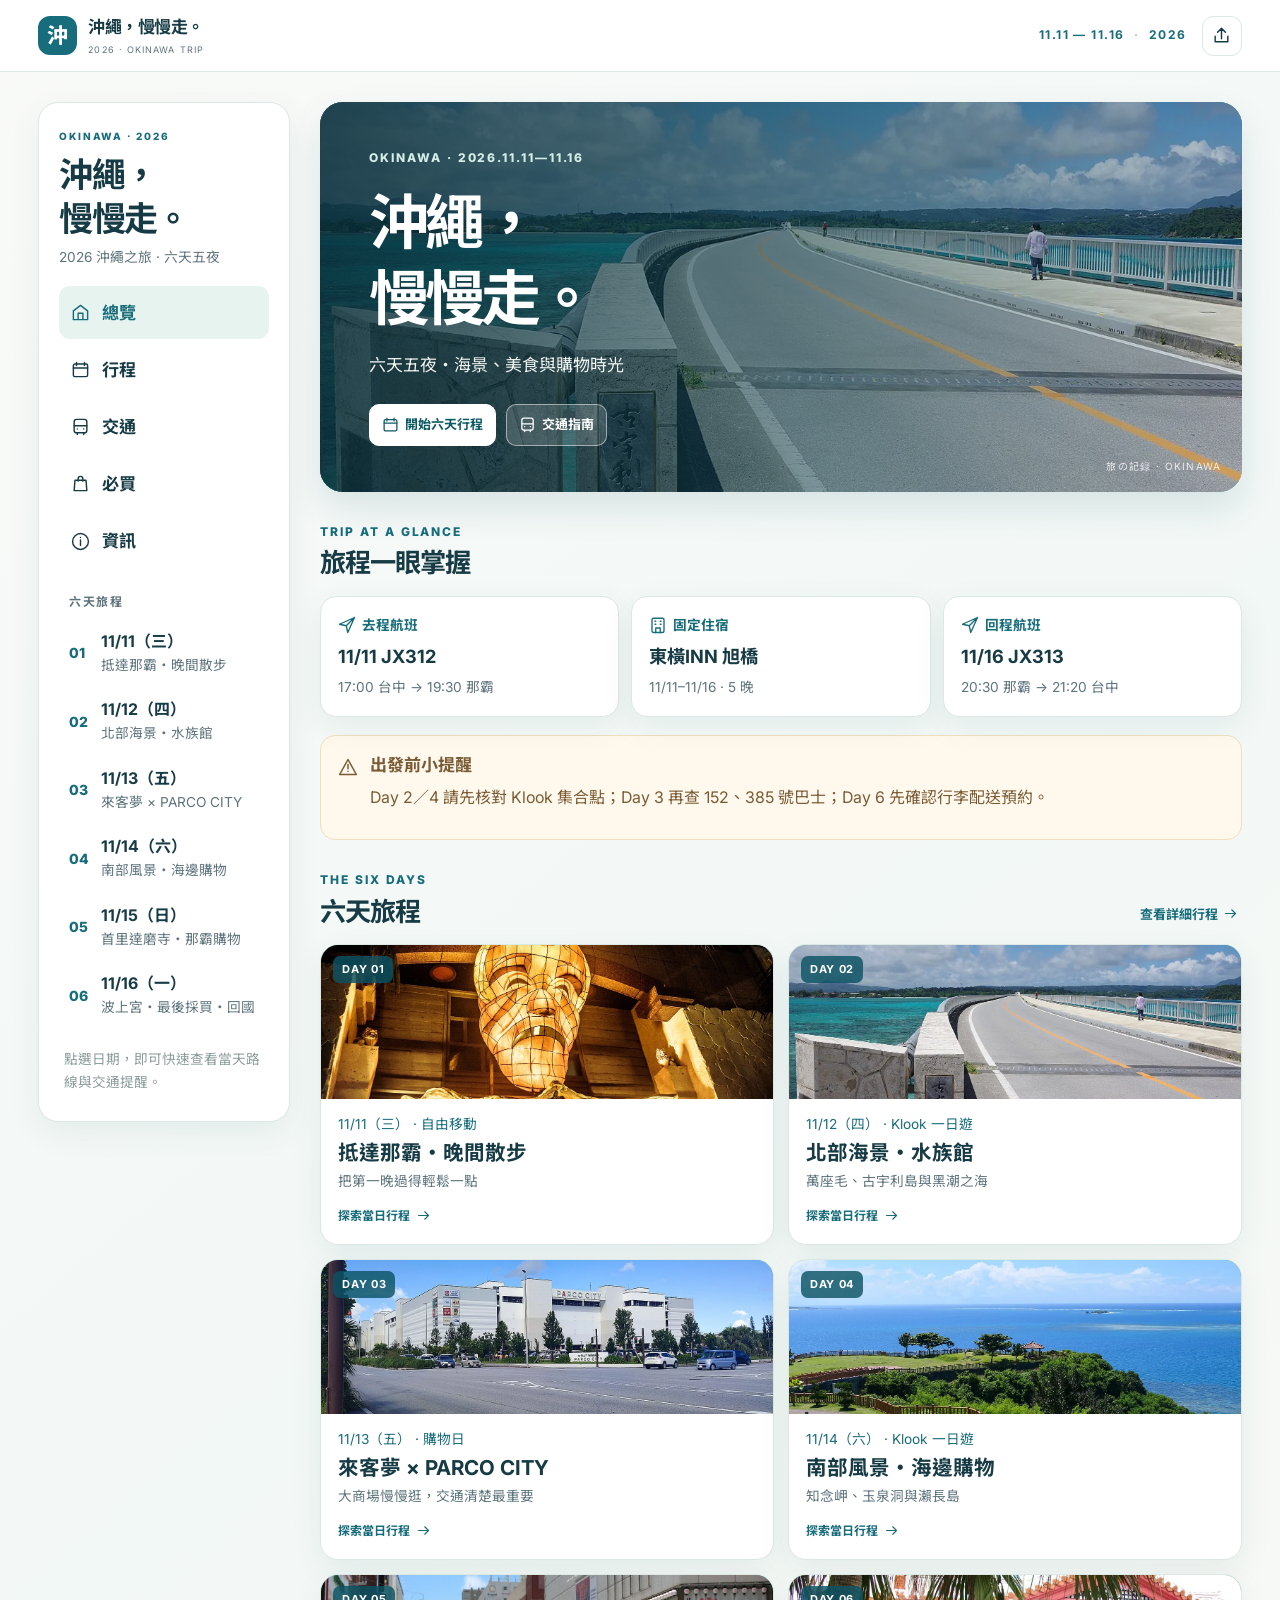
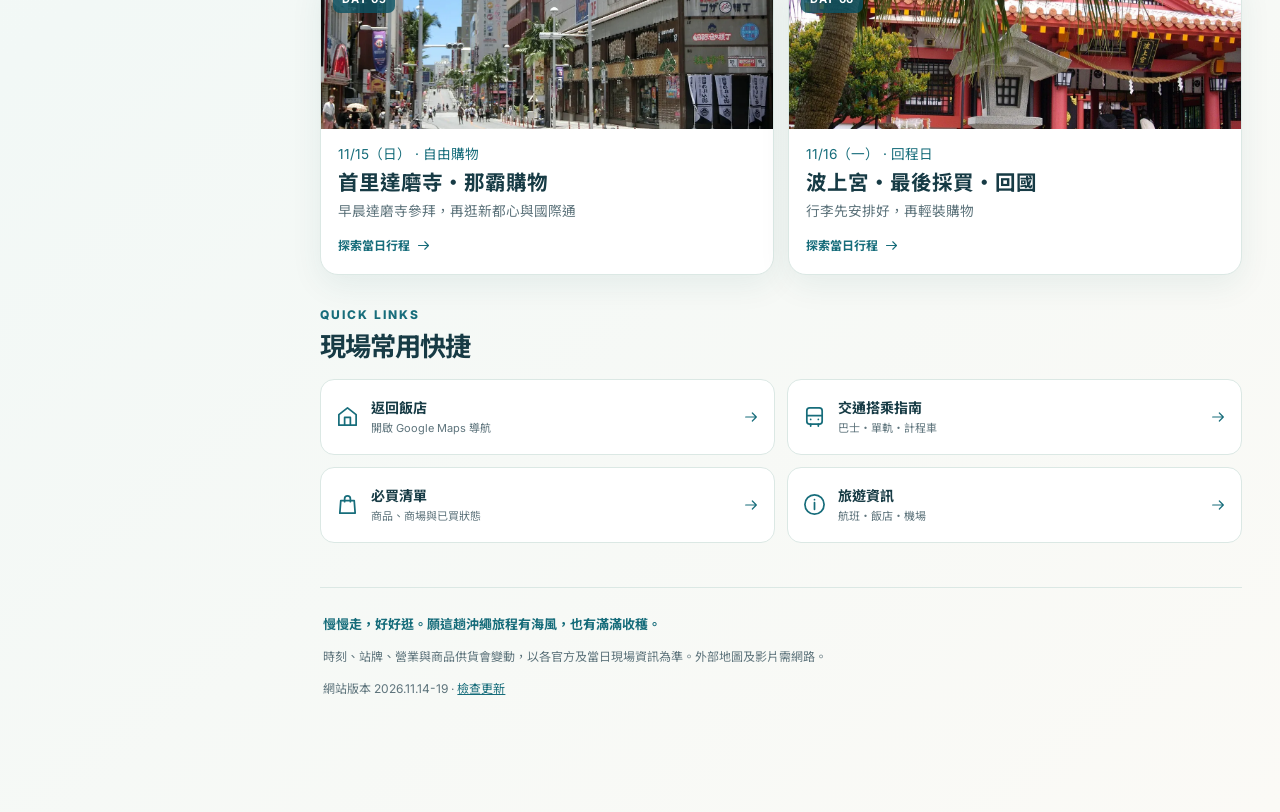
<file: index.html>
<!doctype html>
<html lang="zh-Hant"><head>
<meta charset="utf-8"><meta name="viewport" content="width=device-width, initial-scale=1, viewport-fit=cover">
<meta name="theme-color" content="#1e6673"><meta name="color-scheme" content="light">
<meta name="description" content="2026/11/11–11/16 沖繩之旅。六天行程、單軌及巴士交通、商場樓層、必買清單、航班與飯店資訊，手機一頁就能查。">
<meta name="robots" content="noindex, nofollow, noarchive">
<link rel="canonical" href="https://squallorc-dot.github.io/okinawa-trip-2026/">
<meta property="og:type" content="website"><meta property="og:locale" content="zh_TW">
<meta property="og:title" content="沖繩，慢慢走。｜2026 沖繩之旅">
<meta property="og:description" content="11/11–11/16｜六天五夜，海景、美食、購物與國際通的沖繩旅程。">
<meta property="og:url" content="https://squallorc-dot.github.io/okinawa-trip-2026/">
<meta property="og:site_name" content="沖繩，慢慢走。">
<meta property="og:image" content="https://squallorc-dot.github.io/okinawa-trip-2026/assets/okinawa-og-2026-v2.jpg">
<meta property="og:image:secure_url" content="https://squallorc-dot.github.io/okinawa-trip-2026/assets/okinawa-og-2026-v2.jpg">
<meta property="og:image:type" content="image/jpeg">
<meta property="og:image:width" content="1200">
<meta property="og:image:height" content="630">
<meta property="og:image:alt" content="沖繩，慢慢走。2026 沖繩之旅；古宇利大橋海景分享封面">
<meta name="twitter:card" content="summary_large_image">
<meta name="twitter:title" content="沖繩，慢慢走。｜2026 沖繩之旅">
<meta name="twitter:description" content="11/11–11/16｜六天五夜・海景、美食與購物時光">
<meta name="twitter:image" content="https://squallorc-dot.github.io/okinawa-trip-2026/assets/okinawa-og-2026-v2.jpg">
<title>沖繩，慢慢走。｜2026 沖繩之旅</title>
<link rel="icon" type="image/svg+xml" href="./assets/icon.svg">
<link rel="manifest" href="./manifest.webmanifest">
<link rel="stylesheet" href="./styles.css?v=20261114-19">
<script defer src="./travel-tracking.js" data-trip-id="okinawa_2026" data-gtm-id="GTM-5MK7X2XK"></script>
</head><body><div id="app"><div style="padding:15vh 20px;text-align:center;color:#1e6673;font-family:system-ui,sans-serif"><h1>沖繩，慢慢走。</h1><p>正在開啟旅遊手冊…</p></div></div>
<script type="module" src="./app.js?v=20261114-19"></script></body></html>
</file>
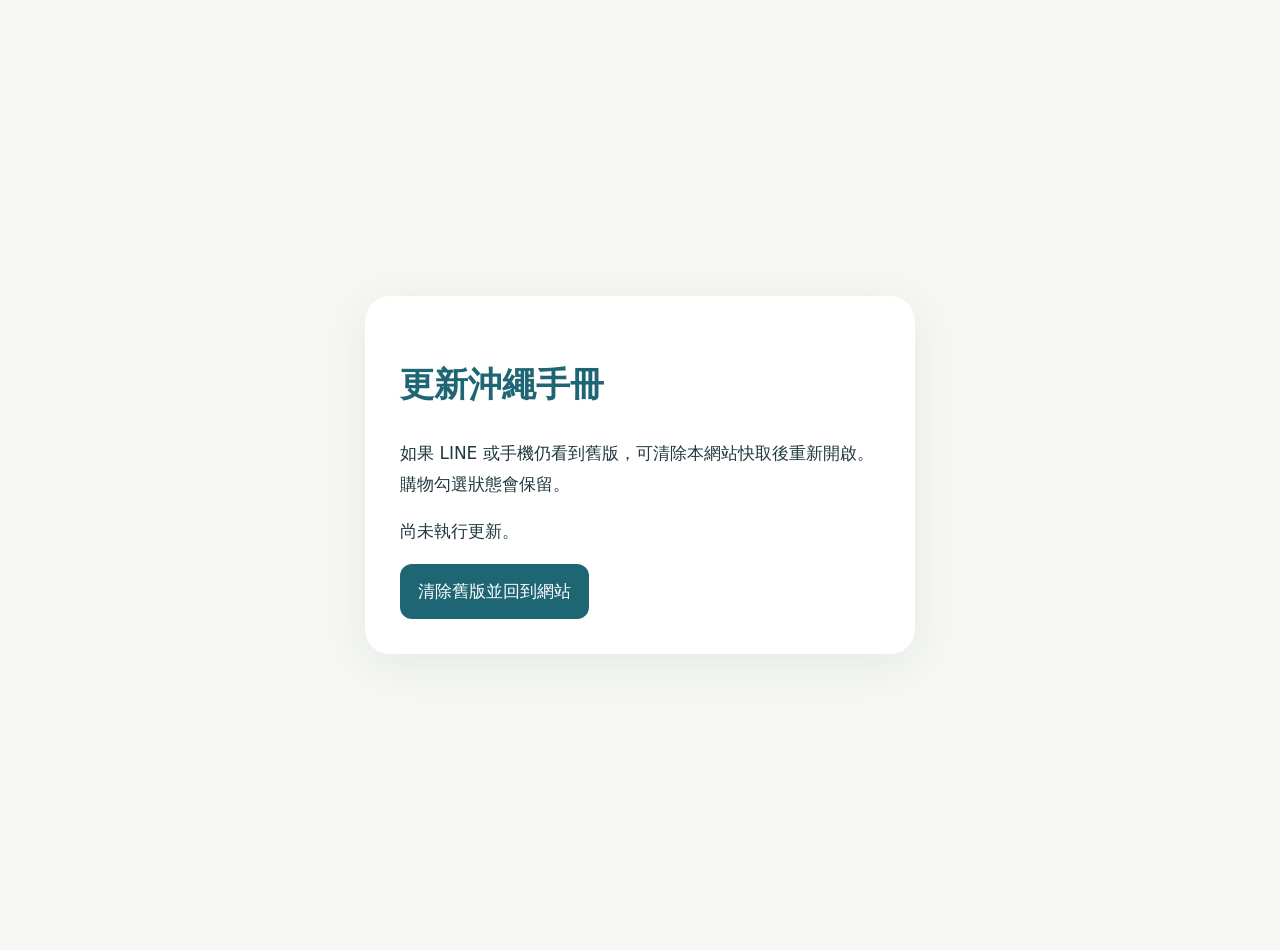
<file: refresh.html>
<!doctype html><html lang="zh-Hant"><meta charset="utf-8"><meta name="viewport" content="width=device-width,initial-scale=1"><meta name="theme-color" content="#1e6673"><title>沖繩手冊更新</title><style>body{margin:0;background:#f7f8f4;color:#203940;font:17px/1.8 system-ui,'Microsoft JhengHei',sans-serif;display:grid;min-height:100vh;place-items:center;padding:25px}main{max-width:480px;background:white;border-radius:25px;padding:35px;box-shadow:0 10px 50px #18403717}h1{color:#1e6673}button{font:inherit;border:0;background:#1e6673;color:white;border-radius:12px;padding:12px 18px;cursor:pointer}</style><main><h1>更新沖繩手冊</h1><p>如果 LINE 或手機仍看到舊版，可清除本網站快取後重新開啟。購物勾選狀態會保留。</p><p id="status">尚未執行更新。</p><button id="refresh">清除舊版並回到網站</button></main><script>document.getElementById('refresh').onclick=async()=>{let x=document.getElementById('status');x.textContent='正在更新…';try{if('serviceWorker' in navigator){const regs=await navigator.serviceWorker.getRegistrations();for(const r of regs){if(r.scope.includes('/okinawa-trip-2026/'))await r.unregister();}}if('caches' in window){for(const name of await caches.keys()){if(name.startsWith('okinawa-trip-'))await caches.delete(name);}}x.textContent='已清除網站舊版快取，購物紀錄不受影響。';location.replace('./?update='+Date.now());}catch(e){x.textContent='更新未完全成功，請重新整理頁面。';}};</script></html>
</file>
<file: styles.css>
@import url("https://fonts.googleapis.com/css2?family=Inter:wght@400;500;600;700;800&family=Noto+Sans+TC:wght@400;500;600;700;800&display=swap");
:root{--bg:#f7f9f7;--paper:#fff;--ink:#173b45;--muted:#5e747c;--border:#dbe8e4;--ocean:#176d7b;--ocean-deep:#0b4c5b;--seafoam:#e7f3ee;--sand:#fbf1e4;--warm:#b87a56;--shadow:0 10px 32px rgba(15,75,85,.075);--rounded:18px}
*{box-sizing:border-box}html{scroll-behavior:smooth;scroll-padding-top:86px}body{margin:0;background:linear-gradient(140deg,#f9faf8,#f2f8f6 48%,#fbfaf6);color:var(--ink);font:400 16px/1.68 "Noto Sans TC","Microsoft JhengHei",system-ui,sans-serif;-webkit-font-smoothing:antialiased}button,input,select,textarea{font:inherit}button{cursor:pointer}a{color:inherit;text-decoration:none}a:hover{color:var(--ocean)}button:focus-visible,a:focus-visible,input:focus-visible,select:focus-visible,summary:focus-visible{outline:3px solid #e9a15f;outline-offset:3px}img{max-width:100%;display:block}.ico{display:inline-block;vertical-align:middle;flex-shrink:0}svg{overflow:visible}p{margin:0 0 12px}.eyebrow{display:block;color:var(--ocean);font-size:11px;letter-spacing:.16em;font-weight:800;text-transform:uppercase}.jp{color:var(--muted);font-size:12px}.muted{color:var(--muted);font-size:13px}
.topbar{height:72px;position:sticky;top:0;z-index:35;padding:0 clamp(16px,3vw,46px);background:rgba(255,255,255,.97);border-bottom:1px solid var(--border);display:flex;align-items:center;justify-content:space-between;gap:14px;backdrop-filter:blur(15px)}.identity{display:flex;gap:11px;align-items:center;min-width:0}.identity .mark{width:39px;height:39px;border-radius:12px;flex-shrink:0;display:grid;place-items:center;background:var(--ocean);color:#fff;font-size:21px;font-weight:800}.identity b{font-size:17px;letter-spacing:-.03em;white-space:nowrap}.identity small{display:block;font-size:9px;letter-spacing:.12em;color:var(--muted)}.header-actions{display:flex;align-items:center;gap:15px}.top-date{color:var(--ocean);font-weight:700;letter-spacing:.12em;font-size:12px;white-space:nowrap}.top-date span{margin:0 5px;color:#b0c3bd}.icon-button{width:40px;height:40px;display:grid;place-items:center;background:white;border:1px solid var(--border);border-radius:11px;color:var(--ink)}.icon-button:hover{background:var(--seafoam)}.shell{max-width:1440px;margin:0 auto;display:grid;grid-template-columns:232px minmax(0,1fr);gap:30px;padding:28px clamp(18px,4vw,58px) 60px}.side{position:sticky;top:96px;align-self:start;border:1px solid var(--border);border-radius:21px;background:white;padding:23px 17px;max-height:calc(100dvh - 112px);overflow-y:auto;box-shadow:var(--shadow)}.side-kicker{color:var(--ocean);font-weight:800;letter-spacing:.18em;font-size:10px}.side h2{font-size:31px;line-height:1.28;margin:8px 0 6px;letter-spacing:-.055em}.side>p{color:var(--muted);font-size:12px;margin-bottom:17px}.side h3{font-size:11px;letter-spacing:.12em;color:var(--muted);margin:24px 10px 9px}.side-nav,.side-days{display:grid;gap:4px}.side button{display:flex;align-items:center;gap:12px;border:0;background:none;color:var(--ink);width:100%;padding:11px;border-radius:11px;text-align:left;font-size:14px;font-weight:700;min-height:42px}.side button:hover,.side button.active{background:var(--seafoam);color:var(--ocean)}.side-days button{padding:9px;gap:7px}.side-days button .daynum{font-weight:800;color:var(--ocean);width:25px;flex:none}.side-days button span:last-child{min-width:0}.side-days button b{display:block;font-size:12px}.side-days button small{display:block;font-weight:400;color:var(--muted);font-size:11px;line-height:1.4}.side>small{display:block;color:#8b9d9a;margin:20px 5px 3px;font-size:11px}main{min-width:0;max-width:1000px;width:100%}.bottom-nav{display:none}
.button{display:inline-flex;align-items:center;justify-content:center;gap:6px;border:1px solid var(--ocean);border-radius:10px;background:var(--ocean);color:#fff;padding:9px 12px;min-height:42px;font-size:13px;line-height:1.35;font-weight:700;text-align:center;cursor:pointer;white-space:normal}.button:hover{color:#fff;background:var(--ocean-deep);border-color:var(--ocean-deep)}.button.outline{color:var(--ocean);background:#fff;border-color:#c3dcd5}.button.outline:hover{background:var(--seafoam)}.button.ghost{border-color:transparent;background:transparent;color:var(--ocean)}.button.ghost:hover{background:var(--seafoam)}.text-link,.place-link,.section-link,.source-link{color:var(--ocean);font-size:13px;font-weight:700}.place-link,.section-link{display:inline-flex;align-items:center;gap:5px}.section-link{border:0;background:none;padding:4px;cursor:pointer}.section-title{display:flex;align-items:end;justify-content:space-between;gap:12px;margin:30px 0 15px}.section-title h2{font-size:23px;letter-spacing:-.04em;line-height:1.35;margin:3px 0 0}.foot{margin:44px 0 10px;border-top:1px solid var(--border);padding:25px 3px;color:var(--muted)}.foot p{font-size:12px}.foot p:first-child{color:var(--ocean);font-weight:700;font-size:13px}.foot a{color:var(--ocean);text-decoration:underline}
.overview-hero,.hero-photographic{isolation:isolate;position:relative;background:linear-gradient(125deg,#0b5565,#7ebdb2);border-radius:23px;overflow:hidden;color:white;box-shadow:0 17px 36px #12596520}.overview-hero{min-height:390px;display:flex;align-items:center}.overview-photo,.hero-photo{position:absolute;inset:0;z-index:0;background:linear-gradient(125deg,#0b5565,#76aeb1)}.overview-photo img,.hero-photo img{height:100%;width:100%;object-fit:cover;object-position:var(--focal,center 52%)}.overview-photo:after,.hero-photo:after{content:"";position:absolute;inset:0;background:linear-gradient(90deg,rgba(5,44,54,.82),rgba(5,57,67,.48) 55%,rgba(3,53,60,.12))}.overview-head{position:relative;z-index:2;padding:43px 49px;width:min(87%,650px)}.overview-head .eyebrow,.hero-copy .eyebrow{color:#d2eee5}.overview-head h1{font-size:clamp(36px,5.4vw,60px);letter-spacing:-.07em;line-height:1.27;margin:15px 0}.overview-head>p{color:#f2f6f3;font-size:17px}.overview-hero-buttons{display:flex;gap:10px;flex-wrap:wrap;margin-top:24px}.primary-on-dark{color:#0e5b66;background:#fff;border-color:#fff}.primary-on-dark:hover{color:#0b4c5b;background:#e8f4ed;border-color:#e8f4ed}.light-on-dark{color:#fff;background:#ffffff27;border-color:#ffffff80}.light-on-dark:hover{color:#fff;background:#ffffff47;border-color:#ffffffb0}.hero-corner{position:absolute;right:20px;bottom:17px;color:#ffffffcf;font-size:10px;letter-spacing:.13em;z-index:3}.overview-quick{display:grid;grid-template-columns:repeat(3,minmax(0,1fr));gap:12px}.overview-quick-item{background:#fff;border:1px solid var(--border);border-radius:16px;padding:17px;display:grid;gap:4px;box-shadow:var(--shadow)}.overview-quick-item>span{font-size:11px;color:var(--ocean);font-weight:700;display:flex;align-items:center;gap:6px}.overview-quick-item>strong{font-size:17px}.overview-quick-item>small{font-size:12px;color:var(--muted)}.overview-alert{margin:18px 0 26px;border-radius:15px;background:#fff8ed;border:1px solid #f1dfbd;padding:15px 17px;display:flex;gap:12px;color:#795b34}.overview-alert strong,.overview-alert span{display:block}.overview-alert span{font-size:13px;margin-top:3px}.overview-day-grid{display:grid;grid-template-columns:repeat(2,minmax(0,1fr));gap:14px}.overview-day-card{display:block;overflow:hidden;background:white;border:1px solid var(--border);border-radius:18px;padding:0;text-align:left;color:var(--ink);box-shadow:var(--shadow);min-width:0;transition:transform .2s,box-shadow .2s}.overview-day-card:hover{transform:translateY(-3px);box-shadow:0 16px 36px #105a691a}.overview-day-image{height:154px;background:linear-gradient(135deg,#a6d3c8,#337b85);display:block;position:relative;overflow:hidden}.overview-day-img{height:100%;width:100%;object-fit:cover;object-position:var(--focal,center 53%)}.overview-number{position:absolute;top:11px;left:12px;background:#0c5364cf;color:white;border-radius:7px;padding:4px 9px;font-size:11px;letter-spacing:.06em;font-weight:700}.overview-day-body{display:grid;padding:15px 17px 18px;gap:2px}.overview-day-body>small{color:var(--ocean);font-size:11px}.overview-day-body strong{font-size:18px;line-height:1.45}.overview-day-body em{font-style:normal;font-size:12px;color:var(--muted);min-height:25px}.overview-day-more{color:var(--ocean);font-size:12px;font-weight:700;display:inline-flex;align-items:center;gap:6px;margin-top:8px}.shortcut-grid{display:grid;grid-template-columns:repeat(2,minmax(0,1fr));gap:12px}.shortcut-grid>a,.shortcut-grid>button{display:flex;align-items:center;gap:12px;min-height:76px;border:1px solid var(--border);background:white;border-radius:14px;padding:15px;color:var(--ocean);text-align:left}.shortcut-grid>a:hover,.shortcut-grid>button:hover{background:var(--seafoam)}.shortcut-grid> :is(a,button)>span{display:grid;flex:1;min-width:0}.shortcut-grid b{color:var(--ink);font-size:14px}.shortcut-grid small{font-size:11px;color:var(--muted)}
.hero-day-1{--focal:center 50%}.hero-day-2{--focal:center 47%}.hero-day-3{--focal:center 54%}.hero-day-4{--focal:center 45%}.hero-day-5{--focal:center 55%}.hero-day-6{--focal:center 38%}.overview-day-card:nth-child(1){--focal:center 53%}.overview-day-card:nth-child(2){--focal:center 47%}.overview-day-card:nth-child(3){--focal:center 54%}.overview-day-card:nth-child(4){--focal:center 45%}.overview-day-card:nth-child(5){--focal:center 53%}.overview-day-card:nth-child(6){--focal:center 37%}
.day-tabs{display:flex;gap:8px;overflow-x:auto;padding:3px 2px 12px;scrollbar-width:thin;scroll-snap-type:x mandatory}.day-tabs button{min-width:91px;flex:1;scroll-snap-align:start;border:1px solid var(--border);border-radius:12px;background:#fff;color:var(--muted);padding:9px 5px;display:grid;line-height:1.3;text-align:center;gap:2px}.day-tabs button span{font-size:11px}.day-tabs button strong{font-size:16px;color:var(--ink)}.day-tabs button.active{background:var(--ocean);border-color:var(--ocean);color:#e4f8f3}.day-tabs button.active strong{color:white}.hero-photographic{height:300px;min-height:0;display:flex;align-items:center;margin:8px 0 15px}.hero-photographic .visual{display:none}.hero-copy{position:relative;z-index:3;padding:31px 37px;width:min(85%,720px)}.hero-copy h1{font-size:clamp(27px,3.5vw,37px);letter-spacing:-.045em;line-height:1.34;margin:10px 0}.hero-copy p{font-size:15px;color:#f1f7f6}.hero-tags{display:flex;flex-wrap:wrap;gap:6px;margin-top:15px}.hero-tags span{display:flex;align-items:center;gap:5px;background:#ffffff26;color:white;border:1px solid #ffffff34;border-radius:100px;padding:4px 10px;font-size:11px}.day-subheading{display:flex;align-items:center;flex-wrap:wrap;gap:10px 17px;margin:5px 2px 15px;color:var(--muted);font-size:12px}.day-subheading>span{display:flex;align-items:center;gap:5px}.day-essentials{display:flex;align-items:center;gap:13px;background:var(--seafoam);border:1px solid #d1e7df;border-radius:14px;padding:13px 15px;margin-bottom:13px}.day-essentials-mark{width:40px;height:40px;border-radius:11px;display:grid;place-items:center;flex-shrink:0;background:var(--ocean);color:white}.day-essentials>div:nth-child(2){display:grid;gap:2px;flex:1;min-width:0}.day-essentials>div:nth-child(2) span{font-size:10px;color:var(--ocean);letter-spacing:.1em;font-weight:700}.day-essentials>div:nth-child(2) strong{font-size:13px;line-height:1.5}.essentials-action{display:inline-flex;align-items:center;gap:4px;border-radius:9px;background:#fff;border:1px solid #bddbd1;color:var(--ocean);font-size:12px;font-weight:700;padding:7px 9px;white-space:nowrap}
.timeline{display:grid;gap:12px}.timeline-item{display:grid;grid-template-columns:32px minmax(0,1fr);gap:9px;min-width:0}.timeline-rail{position:relative;display:flex;justify-content:center}.timeline-rail:before{content:"";position:absolute;width:2px;top:30px;bottom:-14px;background:var(--border)}.timeline-item:last-child .timeline-rail:before{display:none}.timeline-rail>span{position:relative;z-index:1;display:grid;place-items:center;width:31px;height:31px;background:var(--seafoam);border:1px solid #cfdfd9;border-radius:50%;color:var(--ocean)}.event{border:1px solid var(--border);border-radius:15px;background:#fff;box-shadow:0 5px 18px #0d54650a;overflow:hidden;min-width:0}.event.has-event-photo{display:grid;grid-template-columns:186px minmax(0,1fr)}.event-photo{position:relative;height:100%;min-height:172px;background:linear-gradient(140deg,#beddd5,#78afb1);overflow:hidden}.event-image{height:100%;width:100%;object-fit:cover}.event-photo.image-failed .photo-label{display:none}.photo-label{position:absolute;left:9px;bottom:9px;background:#0c4d5ccf;color:white;border-radius:6px;font-size:10px;padding:4px 8px}.event-body{padding:15px 18px}.event-top{display:flex;align-items:center;justify-content:space-between;gap:9px}.event-top time{color:var(--ocean);font-size:13px;font-weight:800;font-variant-numeric:tabular-nums}.event-kind{color:var(--muted);font-size:10px;background:#f2f7f5;border-radius:8px;padding:3px 7px;white-space:nowrap}.event h3{font-size:17px;line-height:1.5;margin:7px 0 5px}.event p{color:var(--muted);font-size:13px;line-height:1.7;margin:0}.event-place{margin:8px 0 0}.event-actions{display:flex;gap:6px;flex-wrap:wrap;margin-top:12px}.event-actions .button{min-height:36px;font-size:12px;padding:7px 9px}.trip-note{border:1px solid #ecd8b9;border-radius:14px;background:#fff9ef;display:flex;align-items:start;gap:12px;color:#89633a;padding:15px 16px;margin:22px 0}.trip-note p{font-size:12px;color:#876b4d;margin:3px 0 0}
.shop-grid{display:grid;grid-template-columns:repeat(3,minmax(0,1fr));gap:11px}.mini-shop{background:white;border:1px solid var(--border);border-radius:15px;overflow:hidden;display:flex;flex-direction:column;min-width:0}.shop-photo{aspect-ratio:4/3;max-height:152px;background:linear-gradient(135deg,#c6e2da,#8fb6b6);overflow:hidden}.shop-image{width:100%;height:100%;object-fit:cover}.mini-shop-inner{display:grid;gap:5px;grid-template-rows:auto 1fr;flex:1;padding:14px}.mini-shop-inner span{color:var(--ocean);font-size:11px;font-weight:700}.mini-shop-inner h3{font-size:15px;line-height:1.5;margin:3px 0}.mini-shop-inner p{font-size:12px;color:var(--muted);line-height:1.6}.mini-shop-inner button{align-self:end;justify-self:start;border:0;background:none;color:var(--ocean);font-size:12px;font-weight:700;padding:5px 0}
.page-heading{padding:8px 0 12px;margin-bottom:16px}.page-heading h1{font-size:clamp(27px,3.5vw,37px);letter-spacing:-.05em;margin:5px 0}.page-heading p{font-size:14px;color:var(--muted);max-width:720px}.travel-home{background:var(--seafoam);border:1px solid #cbe3da;border-radius:14px;padding:16px;display:flex;align-items:center;justify-content:space-between;gap:14px}.travel-home>div{display:flex;align-items:center;gap:10px}.travel-home>div>svg{color:var(--ocean)}.travel-home b,.travel-home span{display:block}.travel-home span{color:var(--muted);font-size:11px}.transport-legend{display:flex;gap:14px;flex-wrap:wrap;margin:13px 0;color:var(--muted);font-size:12px}.transport-legend span{display:flex;align-items:center;gap:6px}.filters{display:flex;gap:7px;flex-wrap:wrap;margin:17px 0}.pill{border:1px solid var(--border);border-radius:25px;color:var(--muted);background:#fff;padding:7px 13px;font-size:12px;min-height:39px}.pill.active{color:white;background:var(--ocean);border-color:var(--ocean)}.route-stack{display:grid;gap:12px}.route-card{background:white;border:1px solid var(--border);border-left:3px solid #96c9bf;border-radius:16px;padding:19px;box-shadow:var(--shadow)}.route-head{display:flex;align-items:start;gap:11px}.route-icon{width:41px;height:41px;border-radius:11px;background:var(--seafoam);color:var(--ocean);display:grid;place-items:center;flex-shrink:0}.route-head small{color:var(--ocean);font-size:11px;font-weight:700}.route-head h3{font-size:17px;line-height:1.4;margin:3px 0}.route-head p{font-size:13px;color:var(--muted)}.station-pair{display:flex;align-items:center;gap:8px;flex-wrap:wrap;background:#f4f8f6;border-radius:10px;padding:10px 12px;margin:12px 0;font-size:13px;font-weight:700}.station-pair svg{color:var(--ocean)}.route-actions{display:flex;gap:8px;flex-wrap:wrap}.route-card details{border-top:1px solid var(--border);margin-top:14px;padding-top:12px}.route-card summary,.info-cards summary{cursor:pointer;list-style:none;font-weight:700;display:flex;justify-content:space-between;align-items:center;gap:12px}.route-card summary::-webkit-details-marker,.info-cards summary::-webkit-details-marker{display:none}.route-card details[open] summary svg,.info-cards details[open] summary svg{transform:rotate(180deg)}.route-card ol{padding-left:24px;margin:11px 0}.route-card li{color:#526a70;font-size:13px;margin:8px 0}.route-note{font-size:12px;color:#80653e;background:var(--sand);padding:11px;border-radius:8px;display:flex;gap:7px}
.shopping-progress{display:flex;align-items:center;gap:17px;border-radius:15px;background:var(--ocean);color:white;padding:17px 21px}.shopping-progress>div:first-child{display:grid;min-width:95px}.shopping-progress small{font-size:11px;color:#deefeb}.shopping-progress strong{font-size:28px;line-height:1.3}.shopping-progress strong span{font-size:15px;font-weight:400}.progress{height:8px;background:#ffffff30;border-radius:20px;overflow:hidden;flex:1}.progress span{display:block;height:100%;background:#f3dfb5;border-radius:20px}.filter-panel{background:white;border:1px solid var(--border);border-radius:14px;padding:15px 17px;margin:15px 0}.filter-panel .filters{margin:0 0 12px}.searchbox{display:flex;align-items:center;gap:8px;border:1px solid var(--border);border-radius:10px;padding:6px 12px;margin-bottom:10px;color:var(--muted)}.searchbox input{border:0;outline:0;flex:1;min-width:0;min-height:30px;background:transparent}.select-label{display:flex;align-items:center;gap:9px;flex-wrap:wrap;font-size:12px;color:var(--muted)}.select-label select{min-width:0;max-width:100%;background:white;border:1px solid var(--border);border-radius:9px;padding:7px;color:var(--ink)}.product-grid{display:grid;grid-template-columns:repeat(2,minmax(0,1fr));gap:12px}.product-card{min-width:0;background:white;border:1px solid var(--border);border-radius:15px;display:grid;grid-template-columns:148px minmax(0,1fr);box-shadow:var(--shadow);overflow:hidden}.product-photo{position:relative;background:linear-gradient(150deg,#edf5f0,#f5f7f3);display:grid;place-items:center;min-height:195px;overflow:hidden}.product-image{width:100%;height:100%;max-height:280px;object-fit:contain;padding:10px;background:#fff}.product-placeholder{display:grid;place-items:center;gap:7px;color:#578780}.product-placeholder small{font-size:11px;max-width:98px;text-align:center}.product-photo.image-failed:after{content:"開啟官方商品頁確認照片";position:absolute;color:#658983;font-size:11px;text-align:center;max-width:100px}.product-main{padding:15px;min-width:0;display:flex;flex-direction:column}.product-tags{display:flex;flex-wrap:wrap;gap:5px}.product-tags span{font-size:10px;padding:3px 7px;border-radius:7px;background:var(--seafoam);color:var(--ocean)}.product-tags .needs-check{color:#99663d;background:var(--sand)}.product-card h3{font-size:15px;line-height:1.48;margin:8px 0 3px}.product-card .jp{line-height:1.5;margin-bottom:7px}.product-locations{font-size:11px;color:var(--muted);display:flex;align-items:start;gap:4px}.product-note{border-radius:7px;padding:7px;background:var(--sand);color:#96643a;font-size:10px}.product-state{display:flex;gap:5px;margin:10px 0}.product-state button{flex:1;min-width:0;border:1px solid var(--border);background:#fff;color:var(--muted);font-size:11px;padding:5px 3px;border-radius:8px;min-height:35px;display:flex;justify-content:center;align-items:center;gap:3px}.product-state button.selected{color:white;background:var(--ocean);border-color:var(--ocean)}.product-links{display:flex;gap:9px;flex-wrap:wrap;margin-top:auto}.product-links a{font-size:11px;text-decoration:underline;text-underline-offset:3px}.empty{grid-column:1/-1;text-align:center;background:white;color:var(--muted);padding:30px;border-radius:14px}
.flight-grid{display:grid;grid-template-columns:repeat(2,minmax(0,1fr));gap:12px}.flight,.hotel-panel,.info-cards details{background:white;border:1px solid var(--border);border-radius:15px;padding:19px;box-shadow:var(--shadow)}.flight-top{display:flex;justify-content:space-between;align-items:center;font-size:12px;color:var(--muted)}.flight-top strong{background:var(--seafoam);color:var(--ocean);padding:4px 8px;border-radius:7px}.flight-between{display:flex;justify-content:space-between;align-items:center;gap:6px;margin:20px 0 16px;text-align:center}.flight-between>div{display:grid;gap:2px}.flight-between strong{font-size:27px;line-height:1.2}.flight-between small{color:var(--muted);font-size:11px}.flight-between>span{color:var(--ocean);display:grid;gap:2px;place-items:center}.flight-foot{border-top:1px solid var(--border);padding-top:11px;font-weight:700;font-size:12px}.flight .muted{margin-top:9px;font-size:11px}.quick-links{display:flex;gap:14px;flex-wrap:wrap;margin:14px 0 25px}.hotel-panel h3{font-size:18px;margin:0 0 4px}.hotel-panel p{font-size:13px}.hotel-times{display:flex;gap:10px;margin:17px 0}.hotel-times>div{display:grid;gap:3px;min-width:140px;background:var(--seafoam);border-radius:9px;padding:10px 13px}.hotel-times small{color:var(--muted);font-size:11px}.checkpoints{display:grid;gap:9px}.checkpoints>div{display:grid;grid-template-columns:116px minmax(0,1fr);gap:12px;background:white;border:1px solid var(--border);border-radius:12px;padding:13px 15px}.checkpoints span{color:var(--ocean);font-weight:800;font-size:13px}.checkpoints p{font-size:13px;color:var(--muted);margin:0}.info-cards{display:grid;gap:9px}.info-cards details{padding:16px}.info-cards details p{color:var(--muted);font-size:13px;margin:12px 0}.list-links{display:flex;flex-wrap:wrap;gap:10px;margin:12px 0}
.overlay{position:fixed;inset:0;z-index:80;background:#082e3ba8;display:flex;align-items:center;justify-content:center;padding:16px}.has-modal{overflow:hidden}.modal{position:relative;width:min(650px,100%);max-height:calc(100dvh - 32px);overflow:auto;background:white;padding:25px;border-radius:20px;box-shadow:0 25px 70px #102d3855}.modal-close{position:sticky;top:0;float:right;border:0;background:#eaf5f2;font-size:22px;width:39px;height:39px;border-radius:50%;color:var(--ink);z-index:2}.modal h2{font-size:22px;margin:4px 0}.modal h3{margin:17px 0 8px}.modal-eyebrow{color:var(--ocean);letter-spacing:.15em;font-size:10px;font-weight:700}.modal-place-photo{height:190px;background:var(--seafoam);margin:-25px -25px 18px;overflow:hidden}.modal-image{height:100%;width:100%;object-fit:cover}.floor-list{display:grid}.floor-list>div{display:grid;grid-template-columns:52px minmax(0,1fr);gap:10px;border-bottom:1px solid var(--border);padding:9px 0}.floor-list span{color:var(--ocean);font-weight:800}.floor-list p{font-size:13px;margin:0}
@media(max-width:1200px){.shell{grid-template-columns:207px minmax(0,1fr);gap:21px;padding:24px 20px 50px}.product-grid{grid-template-columns:1fr 1fr}.product-card{grid-template-columns:120px minmax(0,1fr)}.shop-grid{grid-template-columns:repeat(2,minmax(0,1fr))}.event.has-event-photo{grid-template-columns:145px minmax(0,1fr)}}
@media(max-width:900px){.shell{grid-template-columns:180px minmax(0,1fr);gap:15px;padding:19px 15px 50px}.side{padding:18px 10px}.side h2{font-size:27px}.product-grid{grid-template-columns:1fr}.overview-quick{gap:8px}.overview-quick-item{padding:13px}.event.has-event-photo{grid-template-columns:132px minmax(0,1fr)}.event-body{padding:13px}.hero-photographic{height:260px}}
@media(max-width:760px){html{scroll-padding-top:80px}.topbar{height:64px;padding:0 14px}.identity b{font-size:15px}.identity .mark{width:35px;height:35px;font-size:19px}.identity small{font-size:9px}.top-date{display:none}.shell{display:block;padding:14px 12px calc(100px + env(safe-area-inset-bottom))}.side{display:none}.bottom-nav{display:grid;grid-template-columns:repeat(5,minmax(0,1fr));gap:2px;position:fixed;left:0;right:0;bottom:0;z-index:44;background:rgba(255,255,255,.98);border-top:1px solid var(--border);padding:7px 8px calc(7px + env(safe-area-inset-bottom));box-shadow:0 -8px 22px #15495d12;backdrop-filter:blur(14px)}.bottom-nav button{border:0;border-radius:9px;background:none;color:var(--muted);min-height:49px;display:grid;justify-items:center;align-content:center;gap:3px;font-size:10px;padding:5px 0}.bottom-nav button.active{color:var(--ocean);background:var(--seafoam);font-weight:800}.overview-hero{min-height:315px;border-radius:19px}.overview-head{padding:30px 22px;width:100%}.overview-head h1{font-size:37px;line-height:1.25}.overview-head>p{font-size:12px}.overview-head .eyebrow{font-size:10px}.overview-hero-buttons{margin-top:17px}.overview-hero-buttons .button{min-height:40px;padding:8px 11px;font-size:12px}.overview-photo:after{background:linear-gradient(90deg,#083746e6,#084554a3 65%,#08506046)}.hero-corner{font-size:9px;bottom:10px;right:9px}.overview-quick{grid-template-columns:1fr 1fr;gap:8px}.overview-quick-item{padding:12px}.overview-quick-item:last-child{grid-column:1/-1}.overview-quick-item strong{font-size:15px}.overview-quick-item>small{font-size:11px}.section-title{margin:25px 0 13px}.section-title h2{font-size:21px}.section-link{font-size:11px}.overview-alert{padding:12px}.overview-alert span{font-size:12px}.overview-day-grid{grid-template-columns:1fr 1fr;gap:9px}.overview-day-image{height:112px}.overview-day-body{padding:11px 12px 13px}.overview-day-body strong{font-size:14px}.overview-day-body>small{font-size:10px}.overview-day-body em{font-size:10px;line-height:1.5;min-height:30px}.overview-number{top:7px;left:7px;font-size:10px}.shortcut-grid{grid-template-columns:1fr 1fr;gap:8px}.shortcut-grid>a,.shortcut-grid>button{padding:10px;min-height:84px;gap:8px}.shortcut-grid>b{font-size:12px}.shortcut-grid b{font-size:12px}.shortcut-grid small{font-size:10px;line-height:1.4}.shortcut-grid>a>svg:last-child,.shortcut-grid>button>svg:last-child{display:none}.day-tabs{gap:7px;scrollbar-width:none;margin:-2px -2px 4px;padding:4px 2px 10px}.day-tabs::-webkit-scrollbar{display:none}.day-tabs button{min-width:76px;flex:0 0 76px;padding:8px 3px}.day-tabs button strong{font-size:15px}.hero-photographic{height:208px;margin:0 0 12px;border-radius:17px}.hero-copy{padding:22px 19px;width:100%}.hero-copy h1{font-size:25px;margin:8px 0}.hero-copy p{font-size:12px}.hero-copy .eyebrow{font-size:9px}.hero-tags span{font-size:9px;padding:3px 7px}.hero-photo:after{background:linear-gradient(90deg,#062f40dd,#063647a8 70%,#0e5c7040)}.day-subheading{font-size:11px;gap:5px 14px}.day-essentials{padding:12px;gap:9px}.day-essentials-mark{width:34px;height:34px}.day-essentials>div:nth-child(2) strong{font-size:12px}.essentials-action{font-size:11px;padding:6px}.timeline{gap:10px}.timeline-item{grid-template-columns:25px minmax(0,1fr);gap:6px}.timeline-rail>span{width:25px;height:25px}.timeline-rail>span svg{width:13px}.timeline-rail:before{top:25px}.event-body{padding:12px}.event.has-event-photo{grid-template-columns:105px minmax(0,1fr)}.event-photo{min-height:110px}.event h3{font-size:15px;margin:5px 0}.event p{font-size:12px}.event-top time{font-size:12px}.event-kind{font-size:9px;padding:2px 5px}.event-actions{margin-top:9px;gap:4px}.event-actions .button{font-size:11px;min-height:34px;padding:6px}.photo-label{font-size:9px}.shop-grid{grid-template-columns:repeat(2,minmax(0,1fr));gap:8px}.shop-photo{max-height:118px}.mini-shop-inner{padding:11px}.mini-shop-inner h3{font-size:13px}.mini-shop-inner p{font-size:11px}.mini-shop-inner button{font-size:11px}.page-heading{margin:0 0 10px}.page-heading h1{font-size:26px}.page-heading p{font-size:12px}.travel-home{display:grid;gap:12px;padding:13px}.travel-home>.button{width:100%}.transport-legend{font-size:11px}.route-card{padding:14px}.route-head h3{font-size:15px}.route-head p{font-size:12px}.station-pair{font-size:12px}.route-actions .button{min-height:38px;font-size:11px;padding:7px 8px;flex:1}.shopping-progress{padding:14px 17px}.shopping-progress strong{font-size:25px}.filter-panel{padding:12px}.filter-panel .filters{gap:5px}.pill{padding:6px 12px}.product-grid{grid-template-columns:1fr}.product-card{grid-template-columns:118px minmax(0,1fr)}.product-photo{min-height:198px}.product-image{padding:7px}.product-main{padding:12px}.product-card h3{font-size:14px}.product-state button{font-size:10px;min-height:33px}.flight-grid{grid-template-columns:1fr}.hotel-panel{padding:15px}.checkpoints>div{grid-template-columns:90px minmax(0,1fr);gap:8px;padding:11px}.checkpoints span,.checkpoints p{font-size:12px}.modal{padding:19px}.modal-place-photo{margin:-19px -19px 17px}.foot{margin-top:30px}}
@media(max-width:375px){.identity b{font-size:14px}.shell{padding-left:9px;padding-right:9px}.overview-day-image{height:95px}.overview-day-body strong{font-size:13px}.shortcut-grid{grid-template-columns:1fr 1fr}.event.has-event-photo{grid-template-columns:90px minmax(0,1fr)}.event-body{padding:9px}.event h3{font-size:14px}.event p{font-size:11px}.event-actions .button{font-size:10px}.product-card{grid-template-columns:96px minmax(0,1fr)}.product-main{padding:10px}.product-card h3{font-size:13px}.product-state{gap:3px}.product-state button{font-size:9px}}
@media(prefers-reduced-motion:reduce){html{scroll-behavior:auto}*{animation:none!important;transition:none!important}}


/* Desktop refinement: natural full-page scrolling, larger text, wider canvas. Mobile untouched. */
.utility-rail{display:none}
@media (min-width:901px){
 body{font-size:17px}
 .shell{max-width:1580px;grid-template-columns:252px minmax(0,1fr);gap:30px;padding:30px clamp(24px,3vw,46px) 65px}
 main{max-width:none;width:100%}
 .side{position:static;top:auto;max-height:none;overflow:visible;padding:25px 20px;border-radius:20px}
 .side h2{font-size:34px}
 .side>p{font-size:13px}
 .side h3{font-size:12px}
 .side-nav button{font-size:15px;min-height:44px;padding:12px}
 .side-days button{padding:9px 10px;min-height:48px}
 .side-days button b{font-size:13px}
 .side-days button small{font-size:12px;line-height:1.5}
 .side>small{font-size:12px;line-height:1.65}
 .eyebrow{font-size:12px}
 .page-heading p,.overview-alert span,.event p,.route-head p{font-size:14px}
 .event h3,.route-head h3{font-size:18px}
 .event-body{padding:17px 20px}
 .event-top time{font-size:14px}
 .event-place .place-link{font-size:14px}
 .overview-day-body strong{font-size:19px}
 .overview-day-body>small{font-size:12px}
 .overview-day-body em{font-size:13px}
 .mini-shop-inner h3{font-size:16px}
 .mini-shop-inner p{font-size:13px}
 .product-card h3{font-size:16px}
 .product-locations{font-size:12px}
 .product-card .jp{font-size:13px}
 .section-title h2{font-size:25px}
 .route-card li{font-size:14px}
 .route-actions .button{min-height:43px}
}
@media (min-width:901px) and (max-width:1100px){
 .shell{grid-template-columns:220px minmax(0,1fr);gap:20px;padding:22px}
 .side{padding:18px 13px}
 .side-nav button{font-size:14px}
 .side-days button small{font-size:11px}
}
@media (min-width:1560px){
 .shell{max-width:1810px;grid-template-columns:254px minmax(0,1fr) 234px;gap:27px;padding:30px 35px 65px}
 .utility-rail{display:grid;align-self:start;gap:12px;min-width:0}
 .utility-kicker{color:var(--ocean);font-weight:800;font-size:11px;letter-spacing:.12em;padding:0 5px}
 .utility-rail h2{margin:0 5px;font-size:24px;line-height:1.3}
 .utility-intro{margin:0 5px 4px;color:var(--muted);font-size:12px}
 .utility-card{background:#fff;border:1px solid var(--border);border-radius:15px;padding:14px;box-shadow:0 5px 17px #13475c0a;display:grid;gap:9px;min-width:0}
 .utility-label{display:flex;align-items:center;gap:7px;color:var(--ocean);font-weight:800;font-size:12px}
 .utility-card>strong{font-size:14px;line-height:1.4}
 .utility-card>small{color:var(--muted);font-size:11px}
 .utility-card>button{display:grid;gap:1px;padding:8px 0;text-align:left;background:none;border:none;border-bottom:1px solid var(--border);border-radius:0;color:var(--ink);min-height:44px}
 .utility-card>button:last-child{border-bottom:none}
 .utility-card>button b{font-size:13px}
 .utility-card>button small{font-size:11px;color:var(--muted)}
 .utility-card>button:hover{color:var(--ocean)}
 .utility-link,.utility-card>button.utility-link{border:0;color:var(--ocean);display:inline-flex;align-items:center;gap:6px;font-size:12px;font-weight:800;padding:5px 0;justify-self:start;text-align:left;min-height:32px}
 .utility-line{display:flex;align-items:center;justify-content:space-between;gap:6px}
 .utility-line strong{font-size:13px}
 .utility-line small{font-size:11px;color:var(--muted)}
 .overview-hero{min-height:420px}
 .hero-photographic{height:320px}
}
@media (min-width:1560px) and (min-height:980px){
 .utility-rail{position:sticky;top:95px}
 .side{position:sticky;top:95px}
}


/* Desktop typography 2026-11-05: faithful to Tokyo December's Inter + Noto Sans TC reading scale. */
@media screen and (min-width:901px){
 :root{--read-scale:1.10}
 body{font-family:Inter,"Noto Sans TC","PingFang TC","Microsoft JhengHei",system-ui,-apple-system,sans-serif;font-synthesis:none;line-height:1.7}
 .side-nav button{font-size:calc(15px * var(--read-scale))}
 .side-days button b{font-size:calc(14px * var(--read-scale));line-height:1.5}
 .side-days button small{font-size:calc(12px * var(--read-scale));line-height:1.65}
 .side>p,.side>small{font-size:calc(12px * var(--read-scale))}
 .section-title h2{font-size:calc(23px * var(--read-scale))}
 .page-heading h1{font-size:clamp(29px,2.25vw,40px)}
 .page-heading p,.overview-alert span,.route-head p,.event p{font-size:calc(14px * var(--read-scale));line-height:1.82}
 .event h3{font-size:calc(18px * var(--read-scale));line-height:1.55}
 .event-top time,.route-head small,.event-kind{font-size:calc(12px * var(--read-scale))}
 .event-place .place-link{font-size:calc(13px * var(--read-scale))}
 .event-actions .button,.route-actions .button{font-size:calc(12px * var(--read-scale));min-height:40px}
 .overview-day-body strong{font-size:calc(18px * var(--read-scale));line-height:1.5}
 .overview-day-body em,.overview-day-body>small{font-size:calc(12px * var(--read-scale));line-height:1.6}
 .overview-quick-item>small,.overview-quick-item>span{font-size:calc(12px * var(--read-scale))}
 .overview-quick-item>strong{font-size:calc(16px * var(--read-scale))}
 .mini-shop-inner h3,.product-card h3{font-size:calc(15px * var(--read-scale));line-height:1.55}
 .mini-shop-inner p,.product-locations,.product-card .jp{font-size:calc(12px * var(--read-scale));line-height:1.75}
 .product-links a,.product-state button{font-size:calc(11px * var(--read-scale))}
 .route-card li,.route-note,.station-pair{font-size:calc(13px * var(--read-scale));line-height:1.8}
 .utility-card>strong,.utility-card>button b{font-size:calc(13px * var(--read-scale))}
 .utility-card>button small,.utility-card>small,.utility-line small{font-size:calc(11px * var(--read-scale))}
}
@media screen and (min-width:1200px){:root{--read-scale:1.14}}
@media screen and (min-width:901px) and (max-width:1050px){
 :root{--read-scale:1.06}
 .side-nav button{font-size:14px}
 .event.has-event-photo{grid-template-columns:125px minmax(0,1fr)}
 .event-body{padding:13px}
}

/* Day 5 selectable A/B routes: consistent with existing travel cards and colors. */
.day5-plan-switch{margin:16px 0 19px;padding:17px;background:#fff;border:1px solid var(--border);border-radius:17px;box-shadow:var(--shadow)}
.day5-plan-title{display:flex;justify-content:space-between;align-items:baseline;flex-wrap:wrap;gap:6px 12px;margin-bottom:12px}
.day5-plan-title strong{font-size:17px;color:var(--ink)}
.day5-plan-buttons{display:grid;grid-template-columns:repeat(3,minmax(0,1fr));gap:10px}
.day5-plan-buttons button{display:flex;flex-direction:column;align-items:flex-start;text-align:left;gap:4px;min-height:73px;padding:11px 13px;border:1px solid var(--border);border-radius:12px;background:#f8faf9;color:var(--ink)}
.day5-plan-buttons button b{font-size:14px;line-height:1.5}
.day5-plan-buttons button small{font-size:11px;color:var(--muted);line-height:1.4}
.day5-plan-buttons button.selected{background:var(--seafoam);border:2px solid var(--ocean);padding:10px 12px}
.day5-plan-buttons button.selected b{color:var(--ocean-deep)}
.day5-plan-summary{margin:12px 0 6px;font-size:13px;line-height:1.7}
.day5-plan-footnote{display:block;color:var(--muted);font-size:11px;line-height:1.6}
.shop-photo-neutral{display:flex;flex-direction:column;align-items:center;justify-content:center;gap:6px;background:linear-gradient(145deg,#eaf5f1,#dcebe9);color:var(--ocean)}
.shop-photo-neutral span{font-size:10px;font-weight:800;letter-spacing:.12em}
@media(max-width:560px){.day5-plan-switch{padding:12px;margin:12px 0 15px}.day5-plan-title strong{font-size:15px}.day5-plan-buttons{grid-template-columns:1fr;gap:7px}.day5-plan-buttons button{min-height:54px;padding:9px 12px}.day5-plan-buttons button.selected{padding:8px 11px}.day5-plan-summary{font-size:12px}}

/* Day 5 C: taxi / monorail options, matching existing light travel cards. */
.day5-c-transport{display:grid;gap:12px;margin:0 0 18px;padding:14px 16px;border:1px solid #d1e7df;border-radius:14px;background:var(--seafoam)}
.day5-c-transport>div:first-child{display:grid;gap:3px}
.day5-c-transport b{font-size:14px;color:var(--ink)}
.day5-c-transport small{font-size:12px;color:var(--muted);line-height:1.6}
.day5-c-transit-actions{display:grid;grid-template-columns:repeat(2,minmax(0,1fr));gap:9px}
.day5-c-transit-actions button{justify-content:center;display:flex;align-items:center;gap:6px;text-align:center;font-weight:700}
@media(min-width:561px) and (max-width:1050px){.day5-plan-buttons{gap:7px}.day5-plan-buttons button{padding:9px}.day5-plan-buttons button b{font-size:12px}.day5-plan-buttons button small{font-size:10px}}
@media(max-width:560px){.day5-c-transport{padding:12px}.day5-c-transit-actions{grid-template-columns:1fr}.day5-c-transit-actions button{min-height:38px}.day5-plan-buttons button{min-height:55px}}

/* Real newtown storefront photos: same crops as the established travel cards. */
.shop-photo.image-failed{display:flex;align-items:center;justify-content:center;background:linear-gradient(145deg,#e3f1ed,#d4e8e2)}
.shop-photo.image-failed:after{content:"店家外觀照片無法載入，請點選地圖查看";padding:16px;color:var(--ocean);font-size:11px;font-weight:700;text-align:center;line-height:1.6}
.product-photo.image-failed:after{content:"商品照載入失敗，請開啟指定商品頁確認"}
</file>
